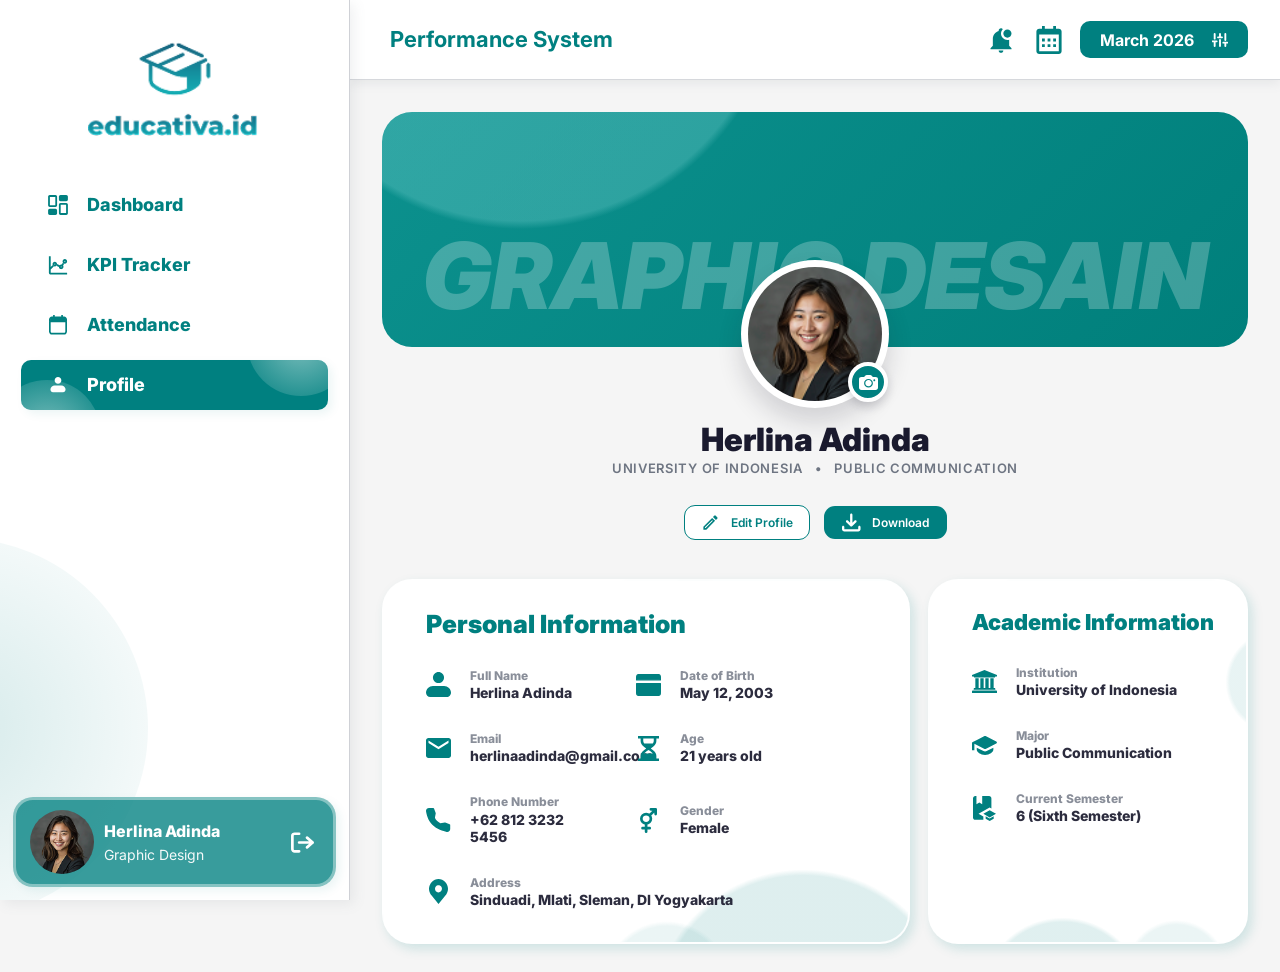
<file: pages/profile.html>
<!DOCTYPE html>
<html lang="en">
<head>
  <meta charset="UTF-8">
  <meta name="viewport" content="width=device-width, initial-scale=1.0">
  <title>Educativa.id - Profile</title>
  <link rel="icon" type="image/png" href="../assets/images/Logo-Educativa.png">
  <link rel="preconnect" href="https://fonts.googleapis.com">
  <link rel="preconnect" href="https://fonts.gstatic.com" crossorigin>
  <link href="https://fonts.googleapis.com/css2?family=Inter:wght@400;500;600;700;800;900&display=swap" rel="stylesheet">
  <link rel="stylesheet" href="https://cdnjs.cloudflare.com/ajax/libs/font-awesome/6.5.0/css/all.min.css">
  <link rel="stylesheet" href="../css/style.css">
  <link rel="stylesheet" href="../css/layout.css">
  <link rel="stylesheet" href="../css/components.css">
  <link rel="stylesheet" href="../css/responsive.css">
</head>
<body>
  <div class="app-shell">
    <div data-sidebar></div>
    <div data-bottom-nav></div>

    <main class="main-content">
      <header class="top-header">
        <a class="mobile-header-brand" href="dashboard.html" aria-label="educativa.id dashboard">
          <img class="mobile-brand-icon" src="../assets/images/Logo-Educativa.png" alt="">
          <img class="mobile-brand-word" src="../assets/images/Writing-Logo-Educativa.png" alt="educativa.id">
        </a>
        <h1 class="page-title">Performance System</h1>
        <div class="header-actions">
          <button class="icon-btn" type="button" aria-label="Notifications"><img src="../assets/icons/icon-notification.svg" alt=""></button>
          <button class="icon-btn" type="button" aria-label="Calendar"><img src="../assets/icons/icons-calendar.svg" alt=""></button>
          <button class="period-filter" type="button" data-period-trigger aria-haspopup="dialog" aria-expanded="false"><span>March 2026</span><img src="../assets/icons/icon-dropdown-calendar.svg" alt=""></button>
        </div>
      </header>

      <div class="page-wrapper profile-page">
        <section class="profile-cover" aria-label="Profile banner">
          <span aria-hidden="true">GRAPHIC DESAIN</span>
        </section>

        <section class="profile-identity" aria-labelledby="profile-name">
          <div class="profile-avatar-wrap">
            <img class="profile-avatar" src="../assets/images/woman-profile.png" alt="Herlina Adinda">
            <button class="profile-photo-btn" type="button" aria-label="Change profile photo">
              <img src="../assets/icons/profile-page/icon-foto.svg" alt="">
            </button>
          </div>
          <h2 id="profile-name">Herlina Adinda</h2>
          <p>University of Indonesia <span aria-hidden="true">•</span> Public Communication</p>
          <div class="profile-actions" aria-label="Profile actions">
            <button class="profile-action-btn profile-action-btn--outline" type="button">
              <img src="../assets/icons/profile-page/icon-edit-profile.svg" alt="">
              <span>Edit Profile</span>
            </button>
            <button class="profile-action-btn profile-action-btn--solid" type="button">
              <img src="../assets/icons/profile-page/icon-download.svg" alt="">
              <span>Download</span>
            </button>
          </div>
        </section>

        <div class="profile-info-grid">
          <section class="card profile-info-card profile-info-card--personal" aria-labelledby="personal-info-title">
            <h3 id="personal-info-title">Personal Information</h3>
            <div class="profile-detail-list profile-detail-list--personal">
              <article class="profile-detail-item">
                <img src="../assets/icons/profile-page/icon-name.svg" alt="">
                <div>
                  <span>Full Name</span>
                  <strong>Herlina Adinda</strong>
                </div>
              </article>
              <article class="profile-detail-item">
                <img src="../assets/icons/profile-page/icon-birth.svg" alt="">
                <div>
                  <span>Date of Birth</span>
                  <strong>May 12, 2003</strong>
                </div>
              </article>
              <article class="profile-detail-item">
                <img src="../assets/icons/profile-page/icon-email.svg" alt="">
                <div>
                  <span>Email</span>
                  <strong>herlinaadinda@gmail.com</strong>
                </div>
              </article>
              <article class="profile-detail-item">
                <img src="../assets/icons/profile-page/icon-age.svg" alt="">
                <div>
                  <span>Age</span>
                  <strong>21 years old</strong>
                </div>
              </article>
              <article class="profile-detail-item">
                <img src="../assets/icons/profile-page/icon-phone-number.svg" alt="">
                <div>
                  <span>Phone Number</span>
                  <strong>+62 812 3232 5456</strong>
                </div>
              </article>
              <article class="profile-detail-item">
                <img src="../assets/icons/profile-page/icon-gender.svg" alt="">
                <div>
                  <span>Gender</span>
                  <strong>Female</strong>
                </div>
              </article>
              <article class="profile-detail-item profile-detail-item--wide">
                <img src="../assets/icons/profile-page/icon-address.svg" alt="">
                <div>
                  <span>Address</span>
                  <strong>Sinduadi, Mlati, Sleman, DI Yogyakarta</strong>
                </div>
              </article>
            </div>
          </section>

          <section class="card profile-info-card profile-info-card--academic" aria-labelledby="academic-info-title">
            <h3 id="academic-info-title">Academic Information</h3>
            <div class="profile-detail-list">
              <article class="profile-detail-item">
                <img src="../assets/icons/profile-page/icon-institution.svg" alt="">
                <div>
                  <span>Institution</span>
                  <strong>University of Indonesia</strong>
                </div>
              </article>
              <article class="profile-detail-item">
                <img src="../assets/icons/profile-page/icon-major.svg" alt="">
                <div>
                  <span>Major</span>
                  <strong>Public Communication</strong>
                </div>
              </article>
              <article class="profile-detail-item">
                <img src="../assets/icons/profile-page/icon-semester.svg" alt="">
                <div>
                  <span>Current Semester</span>
                  <strong>6 (Sixth Semester)</strong>
                </div>
              </article>
            </div>
          </section>
        </div>
      </div>
    </main>
  </div>

  <script src="../js/navigation.js"></script>
</body>
</html>
</file>
<file: css/style.css>
/* Global style tokens, reset, and base typography for educativa.id IPEIS. */
:root {
  --primary: #008080;
  --primary-hover: #006666;
  --mint: #e6f4f1;
  --teal-soft: #40b5b5;
  --background: #f5f5f5;
  --white: #ffffff;
  --text: #1a1a2e;
  --muted: #6b7280;
  --line: rgba(0, 128, 128, 0.26);
  --shadow-sm: 4px 4px 10px rgba(0, 128, 128, 0.08);
  --shadow-md: 6px 8px 20px rgba(0, 128, 128, 0.13);
  --sidebar-width: 350px;
  --sidebar-tablet: 88px;
  --bottom-nav-height: 72px;
  --radius: 16px;
  --transition: 180ms ease;
}

* {
  box-sizing: border-box;
}

html {
  min-height: 100%;
  font-family: "Inter", Arial, sans-serif;
  background: var(--background);
}

body {
  min-height: 100%;
  margin: 0;
  color: var(--text);
  background: var(--background);
  scrollbar-width: none;
}

body::-webkit-scrollbar {
  width: 0;
  height: 0;
}

button,
input,
select,
textarea {
  font: inherit;
}

button {
  border: 0;
  cursor: pointer;
}

a {
  color: inherit;
  text-decoration: none;
}

img {
  display: block;
  max-width: 100%;
}

.sr-only {
  position: absolute;
  width: 1px;
  height: 1px;
  padding: 0;
  margin: -1px;
  overflow: hidden;
  clip: rect(0, 0, 0, 0);
  white-space: nowrap;
  border: 0;
}

.hidden {
  display: none !important;
}
</file>
<file: css/layout.css>
.app-shell {
  display: flex;
  min-height: 100vh;
}

.sidebar {
  position: fixed;
  inset: 0 auto 0 0;
  z-index: 20;
  width: var(--sidebar-width);
  background: var(--white);
  border-right: 1px solid rgba(107, 114, 128, 0.32);
  box-shadow: 4px 4px 12px rgba(107, 114, 128, 0.1);
  display: flex;
  flex-direction: column;
  overflow: hidden;
}

.sidebar::after {
  content: "";
  position: absolute;
  left: -232px;
  bottom: -18px;
  width: 380px;
  height: 380px;
  border-radius: 999px;
  background: radial-gradient(circle, rgba(0, 128, 128, 0.16), rgba(0, 128, 128, 0));
  pointer-events: none;
}

.sidebar-logo {
  position: relative;
  z-index: 1;
  display: grid;
  justify-items: center;
  gap: 0;
  padding: 30px 20px 32px;
}

.sidebar-logo-icon {
  width: 82px;
}

.sidebar-logo-word {
  width: 174px;
  margin-top: -5px;
}

.sidebar-nav {
  position: relative;
  z-index: 1;
  display: grid;
  gap: 10px;
  padding: 0 21px;
}

.nav-item {
  position: relative;
  display: flex;
  align-items: center;
  gap: 16px;
  min-height: 48px;
  padding: 12px 24px;
  border-radius: 10px;
  color: var(--primary);
  font-size: 18px;
  font-weight: 800;
  overflow: hidden;
  transition: background-color var(--transition), color var(--transition), box-shadow var(--transition);
}

.nav-item:hover {
  background: var(--mint);
}

.nav-item.active {
  color: var(--white);
  background: var(--primary);
  box-shadow: var(--shadow-sm);
}

.nav-item.active::before,
.nav-item.active::after {
  content: "";
  position: absolute;
  width: 108px;
  height: 108px;
  border-radius: 999px;
  background: radial-gradient(circle, rgba(230, 244, 241, 0.85), rgba(230, 244, 241, 0));
  opacity: 0.64;
}

.nav-item.active::before {
  right: -27px;
  top: -72px;
}

.nav-item.active::after {
  left: -28px;
  bottom: -78px;
}

.nav-item img,
.nav-item i {
  position: relative;
  z-index: 1;
  width: 26px;
  min-width: 26px;
  height: 26px;
  font-size: 22px;
  text-align: center;
  object-fit: contain;
}

.nav-item img {
  transform: scale(1.55);
}

.nav-item.active img {
  filter: brightness(0) invert(1);
}

.nav-item span {
  position: relative;
  z-index: 1;
}

.sidebar-user {
  position: relative;
  z-index: 1;
  margin-top: auto;
  padding: 0 13px 13px;
}

.user-card {
  display: flex;
  align-items: center;
  gap: 10px;
  min-height: 88px;
  padding: 10px 14px;
  color: var(--white);
  background: rgba(0, 128, 128, 0.78);
  border: 3px solid rgba(230, 244, 241, 0.45);
  border-radius: 20px;
  box-shadow: var(--shadow-sm);
}

.user-card img {
  flex: 0 0 auto;
}

.user-avatar {
  width: 64px;
  height: 64px;
  border-radius: 999px;
  background: var(--white);
  object-fit: cover;
}

.user-meta {
  min-width: 0;
  flex: 1;
}

.user-name {
  font-size: 16px;
  font-weight: 800;
  line-height: 1.25;
  white-space: nowrap;
}

.user-role {
  margin-top: 6px;
  font-size: 14px;
  line-height: 1.2;
  opacity: 0.95;
}

.logout-btn {
  display: grid;
  place-items: center;
  width: 34px;
  height: 34px;
  padding: 0;
  background: transparent;
}

.logout-btn img {
  width: 27px;
  height: 27px;
}

.main-content {
  width: calc(100% - var(--sidebar-width));
  min-height: 100vh;
  margin-left: var(--sidebar-width);
}

.top-header {
  position: sticky;
  top: 0;
  z-index: 10;
  min-height: 80px;
  display: flex;
  align-items: center;
  justify-content: space-between;
  gap: 24px;
  padding: 20px 32px 20px 40px;
  background: var(--white);
  border-bottom: 1px solid rgba(107, 114, 128, 0.28);
  box-shadow: 0 4px 10px rgba(107, 114, 128, 0.1);
}

.page-title {
  margin: 0;
  color: var(--primary);
  font-size: 22px;
  line-height: 1.1;
  font-weight: 700;
}

.mobile-header-brand {
  display: none;
}

.header-actions {
  position: relative;
  display: flex;
  align-items: center;
  gap: 14px;
}

.icon-btn {
  display: grid;
  place-items: center;
  width: 34px;
  height: 38px;
  padding: 0;
  color: var(--primary);
  background: transparent;
  border-radius: 10px;
  transition: background-color var(--transition), transform var(--transition);
}

.icon-btn:hover {
  background: var(--mint);
  transform: translateY(-1px);
}

.icon-btn img {
  width: 28px;
  height: 28px;
}

.period-filter {
  display: inline-flex;
  align-items: center;
  gap: 18px;
  min-height: 37px;
  padding: 7px 20px;
  color: var(--white);
  background: var(--primary);
  border-radius: 10px;
  font-size: 16px;
  font-weight: 700;
  box-shadow: none;
  transition: background-color var(--transition), transform var(--transition);
}

.period-filter:hover,
.period-filter[aria-expanded="true"] {
  background: var(--primary-hover);
  transform: translateY(-1px);
}

.period-filter img {
  width: 16px;
  height: 16px;
}

.period-picker {
  position: absolute;
  top: calc(100% + 22px);
  right: 0;
  z-index: 80;
  width: 220px;
  padding: 14px 9px 10px;
  background:
    radial-gradient(circle at 86% 0%, rgba(230, 244, 241, 0.58), rgba(230, 244, 241, 0.58) 0 19%, transparent 20%),
    radial-gradient(circle at 0% 20%, rgba(230, 244, 241, 0.48), rgba(230, 244, 241, 0.48) 0 17%, transparent 18%),
    radial-gradient(circle at 30% 106%, rgba(230, 244, 241, 0.54), rgba(230, 244, 241, 0.54) 0 19%, transparent 20%),
    linear-gradient(145deg, rgba(133, 205, 202, 0.94), rgba(167, 219, 216, 0.96));
  border: 2px solid var(--primary);
  border-radius: 9px;
  box-shadow: 0 14px 26px rgba(0, 128, 128, 0.18);
}

.period-picker-head {
  display: grid;
  grid-template-columns: 36px 1fr 36px;
  align-items: center;
  margin-bottom: 16px;
}

.period-year {
  color: var(--text);
  text-align: center;
  font-size: 16px;
  font-weight: 800;
}

.period-nav {
  display: grid;
  place-items: center;
  width: 32px;
  height: 32px;
  color: var(--text);
  background: transparent;
  border-radius: 999px;
  font-size: 15px;
  transition: background-color var(--transition), opacity var(--transition);
}

.period-nav:hover:not(:disabled) {
  background: rgba(255, 255, 255, 0.38);
}

.period-nav:disabled {
  visibility: hidden;
  pointer-events: none;
}

.period-month-list {
  max-height: 222px;
  overflow-y: auto;
  scrollbar-width: thin;
  scrollbar-color: var(--primary) rgba(230, 244, 241, 0.8);
  background: rgba(255, 255, 255, 0.93);
  border: 2px solid var(--primary);
  border-radius: 9px;
}

.period-month-list::-webkit-scrollbar {
  width: 6px;
}

.period-month-list::-webkit-scrollbar-track {
  background: rgba(230, 244, 241, 0.8);
}

.period-month-list::-webkit-scrollbar-thumb {
  background: var(--primary);
  border-radius: 999px;
}

.period-month {
  width: 100%;
  min-height: 37px;
  display: flex;
  align-items: center;
  justify-content: space-between;
  gap: 12px;
  padding: 8px 14px 8px 18px;
  color: var(--text);
  background: transparent;
  border-bottom: 1px solid rgba(0, 128, 128, 0.32);
  text-align: left;
  font-size: 14px;
  font-weight: 700;
}

.period-month:last-child {
  border-bottom: 0;
}

.period-month:hover,
.period-month.is-selected {
  background: rgba(230, 244, 241, 0.76);
}

.period-month i {
  opacity: 0;
  color: var(--text);
  font-size: 14px;
}

.period-month.is-selected i {
  opacity: 1;
}

.period-set {
  min-width: 84px;
  min-height: 26px;
  display: flex;
  align-items: center;
  justify-content: center;
  margin: 11px 13px 0 auto;
  padding: 5px 16px;
  color: var(--primary);
  background: rgba(255, 255, 255, 0.88);
  border: 1px solid var(--primary);
  border-radius: 999px;
  font-size: 12px;
  font-weight: 600;
  transition: background-color var(--transition), color var(--transition);
}

.period-set:hover {
  color: var(--white);
  background: var(--primary);
}

.page-wrapper {
  padding: 32px;
}

.bottom-nav {
  display: none;
  position: fixed;
  z-index: 50;
  left: 0;
  right: 0;
  bottom: 0;
  height: var(--bottom-nav-height);
  align-items: center;
  justify-content: space-around;
  padding: 8px 8px 10px;
  background: var(--white);
  border-top: 1px solid rgba(107, 114, 128, 0.18);
  box-shadow: 0 -8px 24px rgba(26, 26, 46, 0.08);
}

.bottom-nav a {
  display: grid;
  justify-items: center;
  gap: 4px;
  min-width: 68px;
  color: var(--muted);
  font-size: 11px;
  font-weight: 700;
}

.bottom-nav i {
  font-size: 19px;
}

.bottom-nav a.active {
  color: var(--primary);
}
</file>
<file: css/components.css>
.card {
  position: relative;
  overflow: hidden;
  background: var(--white);
  border: 1px solid var(--line);
  border-radius: var(--radius);
  box-shadow: var(--shadow-sm);
  transition: box-shadow var(--transition), transform var(--transition);
}

.card:hover {
  box-shadow: var(--shadow-md);
}

.btn {
  display: inline-flex;
  align-items: center;
  justify-content: center;
  gap: 8px;
  min-height: 40px;
  padding: 10px 18px;
  border-radius: 10px;
  font-weight: 800;
  transition: background-color var(--transition), color var(--transition), border-color var(--transition), transform var(--transition);
}

.btn-primary {
  color: var(--white);
  background: var(--primary);
}

.btn-primary:hover {
  background: var(--primary-hover);
}

.btn-outline {
  color: var(--primary);
  background: transparent;
  border: 1px solid var(--primary);
}

.btn-outline:hover {
  color: var(--white);
  background: var(--primary);
}

.badge {
  display: inline-flex;
  align-items: center;
  justify-content: center;
  min-height: 26px;
  padding: 4px 16px;
  border-radius: 999px;
  font-size: 12px;
  font-weight: 800;
}

.badge-primary {
  color: var(--white);
  background: var(--primary);
}

.stat-card--kpi .badge-primary {
  min-width: 94px;
}

.stat-card--countdown .badge-primary {
  position: absolute;
  top: 26px;
  right: -1px;
  min-width: 113px;
  border-radius: 999px 0 0 999px;
}

.section-title {
  margin: 0 0 18px;
  color: var(--primary);
  font-size: 22px;
  font-weight: 800;
}

.chart-box {
  height: 324px;
  min-height: 0;
}

.chart-box canvas {
  width: 100% !important;
  height: 100% !important;
}

.skeleton-grid {
  display: grid;
  gap: 20px;
}

.skeleton-line,
.skeleton-card {
  border-radius: var(--radius);
  background: linear-gradient(110deg, #ebeeee 8%, #f8fbfa 18%, #ebeeee 33%);
  background-size: 200% 100%;
  animation: shine 1.1s linear infinite;
}

.skeleton-line {
  height: 24px;
}

.skeleton-card {
  height: 150px;
}

@keyframes shine {
  to {
    background-position-x: -200%;
  }
}

.greeting-banner {
  height: 292px;
  min-height: 292px;
  display: grid;
  grid-template-columns: minmax(500px, 1fr) minmax(390px, 460px);
  align-items: center;
  gap: 24px;
  padding: 38px 46px;
  background:
    radial-gradient(circle at 8% 0%, rgba(0, 128, 128, 0.13), rgba(0, 128, 128, 0) 25%),
    radial-gradient(circle at 62% 54%, rgba(0, 128, 128, 0.09), rgba(0, 128, 128, 0) 27%),
    linear-gradient(90deg, rgba(255, 255, 255, 1), rgba(246, 252, 251, 1));
  border: 5px solid var(--white);
  border-radius: 32px;
  box-shadow: none;
}

.greeting-banner h2 {
  margin: 0 0 4px;
  color: var(--primary);
  font-size: 38px;
  line-height: 1.06;
  font-weight: 800;
  white-space: nowrap;
}

.greeting-banner p {
  margin: 0;
  color: var(--primary);
  font-size: 27px;
  line-height: 1.2;
  font-weight: 800;
}

.greeting-asset {
  justify-self: end;
  width: min(100%, 486px);
  margin-right: 4px;
}

.stats-grid {
  display: grid;
  grid-template-columns: repeat(3, minmax(0, 1fr));
  gap: 20px;
  margin-top: 32px;
}

.stat-card {
  height: 166px;
  padding: 27px 31px;
  background:
    radial-gradient(circle at 95% 0%, rgba(0, 128, 128, 0.12), rgba(0, 128, 128, 0) 38%),
    linear-gradient(279deg, rgba(230, 244, 241, 0.78) 22%, rgba(255, 255, 255, 1) 100%);
  border-radius: 16px;
}

.stat-head {
  display: flex;
  justify-content: space-between;
  align-items: flex-start;
  gap: 12px;
}

.stat-title {
  color: var(--primary);
  font-size: 22px;
  font-weight: 800;
}

.stat-value-row {
  display: flex;
  align-items: flex-end;
  gap: 8px;
  margin-top: 36px;
}

.stat-value {
  color: var(--primary);
  font-size: 48px;
  line-height: 0.85;
  font-weight: 800;
}

.stat-unit {
  color: var(--text);
  font-size: 16px;
  font-weight: 600;
}

.stat-foot {
  display: flex;
  align-items: center;
  justify-content: space-between;
  gap: 10px;
  margin-top: 0;
  position: absolute;
  right: 28px;
  bottom: 28px;
}

.read-link {
  display: inline-flex;
  align-items: center;
  gap: 5px;
  color: var(--muted);
  font-size: 10px;
  font-weight: 500;
  text-decoration: underline;
}

.date-pill {
  display: inline-flex;
  align-items: center;
  gap: 8px;
  min-width: 136px;
  justify-content: center;
  padding: 4px 14px;
  color: var(--text);
  border: 1px solid var(--primary);
  border-radius: 999px;
  font-size: 12px;
  font-weight: 700;
}

.date-pill i {
  color: var(--primary);
  font-size: 16px;
}

.stat-card--attendance .stat-value-row {
  margin-top: 34px;
}

.stat-card--countdown .stat-value-row {
  align-items: center;
  margin-top: 37px;
}

.stat-card--countdown .date-pill {
  min-width: 137px;
}

.countdown-copy {
  display: grid;
  gap: 0;
  padding-bottom: 1px;
}

.countdown-copy strong {
  font-size: 14px;
  font-weight: 700;
}

.countdown-copy span {
  color: var(--text);
  font-size: 8px;
  font-weight: 600;
}

.dashboard-charts {
  display: grid;
  grid-template-columns: minmax(0, 2fr) minmax(300px, 1fr);
  gap: 20px;
  margin-top: 33px;
}

.panel {
  height: 474px;
  padding: 24px 32px 30px;
  background:
    radial-gradient(circle at 88% 2%, rgba(0, 128, 128, 0.08), rgba(0, 128, 128, 0) 30%),
    var(--white);
}

.trend-panel .chart-box {
  height: 374px;
}

.breakdown-list {
  display: grid;
  gap: 12px;
  margin-top: 16px;
}

.evaluation-chart-box {
  height: 226px;
}

.metric-row {
  display: grid;
  gap: 7px;
}

.metric-label {
  display: flex;
  justify-content: space-between;
  gap: 12px;
  font-size: 12px;
  font-weight: 800;
}

.progress-track {
  position: relative;
  height: 10px;
  overflow: visible;
  background: var(--mint);
  border-radius: 999px;
}

.progress-fill {
  height: 100%;
  width: var(--value, 0%);
  background: var(--primary);
  border-radius: inherit;
}

.progress-track[data-tooltip]::after {
  content: attr(data-tooltip);
  position: absolute;
  left: min(var(--value, 0%), calc(100% - 76px));
  bottom: calc(100% + 8px);
  z-index: 5;
  transform: translateX(-20%);
  padding: 6px 8px;
  color: var(--white);
  background: var(--text);
  border-radius: 8px;
  font-size: 11px;
  font-weight: 700;
  white-space: nowrap;
  opacity: 0;
  pointer-events: none;
  transition: opacity var(--transition), transform var(--transition);
}

.progress-track:hover::after {
  opacity: 1;
  transform: translateX(-20%) translateY(-2px);
}

.mentor-note {
  min-height: 166px;
  margin-top: 33px;
  padding: 25px 32px 26px;
  background: var(--white);
}

.mentor-note::before {
  content: "";
  position: absolute;
  inset: auto auto -100px -60px;
  width: 270px;
  height: 180px;
  border-radius: 999px;
  background: radial-gradient(circle, rgba(0, 128, 128, 0.14), rgba(0, 128, 128, 0));
}

.mentor-note-title {
  margin: 0 0 17px;
  color: var(--primary);
  font-size: 24px;
  font-weight: 800;
}

.mentor-note-body {
  position: relative;
  z-index: 1;
  display: grid;
  grid-template-columns: 72px 1fr;
  align-items: center;
  gap: 24px;
}

.mentor-note-body img {
  width: 70px;
  height: 70px;
  border-radius: 999px;
  object-fit: cover;
  background: var(--mint);
}

.mentor-note blockquote {
  margin: 4px 0 0;
  color: var(--text);
  font-size: 15px;
  line-height: 1.42;
}

.mentor-name {
  font-weight: 800;
}

.mentor-more {
  position: absolute;
  z-index: 2;
  top: 37px;
  right: 32px;
  color: var(--primary);
  font-size: 16px;
  font-weight: 800;
}

.kpi-hero {
  min-height: 348px;
  display: grid;
  grid-template-columns: minmax(0, 1fr) 286px;
  gap: 36px;
  align-items: center;
  padding: 50px 56px 40px;
  color: var(--white);
  background:
    radial-gradient(circle at 8% -34%, rgba(112, 206, 206, 0.45), rgba(112, 206, 206, 0.45) 0 23%, transparent 24%),
    radial-gradient(circle at 58% 112%, rgba(112, 206, 206, 0.34), rgba(112, 206, 206, 0.34) 0 17%, transparent 18%),
    radial-gradient(circle at 96% 102%, rgba(112, 206, 206, 0.36), rgba(112, 206, 206, 0.36) 0 30%, transparent 31%),
    linear-gradient(135deg, #078f8d, #007d78);
  border: 4px solid rgba(105, 199, 196, 0.7);
  border-radius: 32px;
  box-shadow: none;
}

.kpi-hero-copy {
  position: relative;
  z-index: 1;
}

.kpi-hero h2 {
  max-width: none;
  margin: 28px 0 20px;
  font-size: 36px;
  line-height: 1.08;
  font-weight: 800;
  white-space: nowrap;
}

.kpi-hero p {
  max-width: 560px;
  margin: 0 0 36px;
  font-size: 17px;
  line-height: 1.45;
  opacity: 0.98;
}

.hero-badge {
  display: inline-flex;
  align-items: center;
  justify-content: center;
  min-width: 265px;
  min-height: 33px;
  padding: 8px 24px;
  color: #63707a;
  background: rgba(255, 255, 255, 0.9);
  border-radius: 999px;
  font-size: 12px;
  font-weight: 900;
}

.hero-actions {
  display: flex;
  flex-wrap: wrap;
  gap: 14px;
}

.kpi-download-btn {
  min-width: 142px;
  min-height: 34px;
  padding: 8px 18px;
  color: var(--white);
  background: transparent;
  border: 1px solid var(--white);
  border-radius: 10px;
  font-size: 12px;
  font-weight: 800;
}

.kpi-download-btn:hover {
  color: var(--primary);
  background: var(--white);
}

.kpi-rating-badge {
  min-width: 150px;
  min-height: 34px;
  padding: 8px 18px;
  color: var(--primary);
  background: var(--white);
  border-radius: 999px;
  font-size: 12px;
  font-weight: 900;
}

.kpi-rating-badge i {
  font-size: 16px;
}

.kpi-score-wrap {
  position: relative;
  z-index: 1;
  display: grid;
  justify-items: center;
  align-content: center;
  gap: 26px;
  padding-top: 2px;
}

.score-ring,
.mini-ring {
  position: relative;
}

.score-ring canvas,
.mini-ring canvas {
  position: relative;
  z-index: 2;
}

.score-ring {
  width: 222px;
  height: 222px;
}

.ring-guide {
  position: absolute;
  inset: -2px;
  color: rgba(26, 26, 46, 0.42);
  pointer-events: none;
}

.ring-guide--hero {
  inset: -10px;
  color: rgba(255, 255, 255, 0.78);
}

.mini-ring .ring-guide {
  inset: -7px;
  color: rgba(26, 26, 46, 0.46);
}

.ring-guide::before {
  content: "";
  position: absolute;
  inset: 0;
  z-index: 1;
  border: 2px solid rgba(26, 26, 46, 0.14);
  border-radius: 999px;
}

.ring-guide--hero::before {
  border-color: rgba(255, 255, 255, 0.22);
}

.ring-label {
  position: absolute;
  z-index: 3;
  left: var(--x);
  top: var(--y);
  transform: translate(-50%, -50%) rotate(var(--label-angle, 0deg));
  font-size: 6px;
  font-weight: 800;
  line-height: 1;
}

.ring-guide--hero .ring-label {
  font-size: 10px;
}

.mini-ring .ring-label {
  font-size: 7px;
  font-weight: 700;
}

.ring-spoke {
  position: absolute;
  z-index: 1;
  left: calc(50% - 1px);
  bottom: 50%;
  width: 1px;
  height: 50%;
  transform: rotate(var(--angle));
  transform-origin: 50% 100%;
  background: repeating-linear-gradient(
    to bottom,
    rgba(26, 26, 46, 0.2) 0 4px,
    transparent 4px 9px
  );
  opacity: 0.5;
}

.mini-ring .ring-spoke {
  height: 50%;
  background: repeating-linear-gradient(
    to bottom,
    rgba(26, 26, 46, 0.18) 0 4px,
    transparent 4px 9px
  );
  opacity: 0.52;
}

.ring-guide--hero .ring-spoke {
  height: 50%;
  background: repeating-linear-gradient(
    to bottom,
    rgba(255, 255, 255, 0.34) 0 5px,
    transparent 5px 11px
  );
  opacity: 0.74;
}

.ring-center {
  position: absolute;
  z-index: 4;
  inset: 0;
  display: grid;
  place-items: center;
  color: var(--white);
  font-size: 34px;
  font-weight: 900;
}

.kpi-caption {
  color: var(--white);
  text-align: center;
  font-size: 12px;
  font-weight: 800;
  margin-top: 2px;
}

.kpi-section-title {
  margin-top: 34px;
  margin-bottom: 14px;
  font-size: 22px;
}

.indicator-grid {
  display: grid;
  grid-template-columns: repeat(4, minmax(0, 1fr));
  gap: 24px;
}

.indicator-card {
  min-height: 250px;
  padding: 24px 20px 22px;
  background:
    radial-gradient(circle at 100% 0%, rgba(0, 128, 128, 0.13), rgba(0, 128, 128, 0) 36%),
    radial-gradient(circle at 18% 100%, rgba(230, 244, 241, 0.9), rgba(230, 244, 241, 0) 42%),
    linear-gradient(290deg, rgba(230, 244, 241, 0.82) 0%, rgba(255, 255, 255, 0.98) 58%, rgba(249, 253, 252, 1) 100%);
  border-color: rgba(0, 128, 128, 0.16);
  border-radius: 18px;
}

.indicator-card::after {
  content: "";
  position: absolute;
  right: -46px;
  bottom: -42px;
  width: 150px;
  height: 110px;
  background:
    radial-gradient(circle, rgba(0, 128, 128, 0.18) 0 1px, transparent 1.5px);
  background-size: 18px 18px;
  opacity: 0.45;
  transform: rotate(-15deg);
}

.indicator-top {
  position: relative;
  z-index: 1;
  display: grid;
  grid-template-columns: 40px 1fr;
  align-items: center;
  gap: 14px;
  margin-bottom: 26px;
}

.indicator-icon {
  display: grid;
  place-items: center;
  width: 40px;
  height: 40px;
  background: var(--mint);
  border-radius: 6px;
}

.indicator-icon img {
  width: 26px;
  height: 26px;
}

.indicator-title {
  color: var(--primary);
  font-size: 16px;
  font-weight: 900;
  line-height: 1.08;
}

.indicator-body {
  position: relative;
  z-index: 1;
  display: grid;
  grid-template-columns: minmax(72px, 1fr) 116px;
  align-items: end;
  gap: 8px;
}

.indicator-meta {
  display: grid;
  gap: 20px;
  color: rgba(26, 26, 46, 0.45);
  font-size: 12px;
  font-weight: 700;
}

.indicator-meta strong {
  display: block;
  margin-top: 2px;
  color: var(--text);
  font-size: 15px;
  line-height: 1.05;
  font-weight: 900;
}

.mini-ring {
  width: 116px;
  height: 116px;
}

.mini-ring > span {
  position: absolute;
  z-index: 4;
  inset: 0;
  display: grid;
  place-items: center;
  color: var(--primary);
  font-size: 18px;
  font-weight: 900;
}

.sparkline {
  position: absolute;
  right: 18px;
  bottom: 12px;
  width: 96px;
  height: 38px;
  opacity: 0;
  pointer-events: none;
}

.history-card {
  margin-top: 34px;
  padding: 30px 34px 26px;
  background:
    radial-gradient(circle at 4% 0%, rgba(0, 128, 128, 0.08), rgba(0, 128, 128, 0) 26%),
    radial-gradient(circle at 94% 98%, rgba(0, 128, 128, 0.06), rgba(0, 128, 128, 0) 22%),
    var(--white);
  border-color: rgba(0, 128, 128, 0.2);
  border-radius: 18px;
  box-shadow: var(--shadow-sm);
}

.history-head {
  display: flex;
  align-items: flex-start;
  justify-content: space-between;
  gap: 20px;
  margin-bottom: 20px;
}

.history-card .chart-box {
  height: 338px;
}

.tab-strip {
  display: inline-flex;
  gap: 28px;
  border-bottom: 0;
}

.tab-strip button {
  padding: 0 0 8px;
  color: var(--text);
  background: transparent;
  border-bottom: 2px solid transparent;
  font-size: 16px;
  font-weight: 900;
}

.tab-strip button.active {
  color: var(--primary);
  border-bottom-color: var(--primary);
}

.attendance-page {
  padding: 32px 36px 38px;
}

.attendance-hero-section {
  min-height: 450px;
  padding: 44px 42px 100px;
  overflow: visible;
  background:
    radial-gradient(circle at 0% 0%, rgba(0, 128, 128, 0.1), rgba(0, 128, 128, 0) 22%),
    radial-gradient(circle at 100% 100%, rgba(0, 128, 128, 0.06), rgba(0, 128, 128, 0) 28%),
    var(--white);
  border: 5px solid var(--white);
  border-radius: 32px;
  box-shadow: 0 12px 28px rgba(0, 128, 128, 0.12);
}

.attendance-overview-grid {
  display: grid;
  grid-template-columns: minmax(0, 1.28fr) minmax(390px, 0.9fr);
  align-items: start;
  gap: 52px;
}

.attendance-overview-card h2 {
  margin: 0 0 34px 14px;
  color: var(--primary);
  font-size: 32px;
  line-height: 1;
  font-weight: 900;
}

.attendance-overview-body {
  display: grid;
  grid-template-columns: 264px minmax(190px, 1fr);
  align-items: center;
  gap: 50px;
}

.attendance-ring {
  position: relative;
  width: 236px;
  height: 236px;
  justify-self: end;
}

.attendance-ring canvas {
  position: relative;
  z-index: 2;
}

.attendance-ring-guide {
  position: absolute;
  inset: -5px;
  z-index: 1;
  color: rgba(26, 26, 46, 0.44);
  pointer-events: none;
}

.attendance-ring-guide::before {
  content: "";
  position: absolute;
  inset: 1px;
  border: 2px solid rgba(26, 26, 46, 0.16);
  border-radius: 999px;
}

.attendance-ring-label {
  position: absolute;
  left: var(--x);
  top: var(--y);
  transform: translate(-50%, -50%) rotate(var(--label-angle, 0deg));
  font-size: 8px;
  font-weight: 700;
  line-height: 1;
}

.attendance-ring-spoke {
  position: absolute;
  left: calc(50% - 1px);
  bottom: 50%;
  width: 1px;
  height: 50%;
  transform: rotate(var(--angle));
  transform-origin: 50% 100%;
  background: repeating-linear-gradient(
    to bottom,
    rgba(26, 26, 46, 0.2) 0 4px,
    transparent 4px 10px
  );
  opacity: 0.58;
}

.attendance-ring-center {
  position: absolute;
  z-index: 4;
  inset: 0;
  display: grid;
  place-content: center;
  justify-items: center;
  color: var(--primary);
  pointer-events: none;
}

.attendance-ring-center strong {
  font-size: 38px;
  line-height: 0.9;
  font-weight: 900;
}

.attendance-ring-center span {
  margin-top: 7px;
  color: rgba(107, 114, 128, 0.72);
  font-size: 12px;
  font-weight: 800;
}

.attendance-summary {
  padding-top: 10px;
}

.attendance-summary h3 {
  margin: 0 0 2px;
  color: rgba(107, 114, 128, 0.82);
  font-size: 20px;
  line-height: 1.15;
  font-weight: 800;
}

.attendance-total {
  margin-bottom: 30px;
  color: var(--primary);
  font-size: 34px;
  line-height: 1;
  font-weight: 900;
}

.attendance-legend {
  display: grid;
  gap: 19px;
  margin: 0;
}

.attendance-legend div {
  display: grid;
  grid-template-columns: minmax(110px, 1fr) 76px;
  align-items: center;
  gap: 22px;
}

.attendance-legend dt,
.attendance-legend dd {
  margin: 0;
  color: rgba(26, 26, 46, 0.72);
  font-size: 15px;
  font-weight: 500;
}

.attendance-legend dt {
  display: flex;
  align-items: center;
  gap: 10px;
}

.legend-dot {
  width: 12px;
  height: 12px;
  border-radius: 999px;
}

.legend-dot--present {
  background: var(--primary);
}

.legend-dot--permission {
  background: #f0e000;
}

.legend-dot--absent {
  background: #dc3029;
}

.attendance-trend-card {
  position: relative;
  min-height: 330px;
  padding: 24px 28px 14px;
  background:
    radial-gradient(circle at 100% 100%, rgba(0, 128, 128, 0.08), rgba(0, 128, 128, 0) 38%),
    linear-gradient(180deg, rgba(246, 252, 251, 0.96), rgba(255, 255, 255, 1));
  border: 1px solid rgba(0, 128, 128, 0.14);
  border-radius: 24px;
}

.attendance-trend-card::before {
  content: "";
  position: absolute;
  top: 18px;
  bottom: 18px;
  left: -28px;
  width: 2px;
  background: rgba(107, 114, 128, 0.1);
}

.attendance-trend-card h3 {
  margin: 0 0 12px;
  color: var(--primary);
  font-size: 17px;
  line-height: 1.2;
  font-weight: 900;
}

.attendance-chart-box {
  height: 258px;
}

.attendance-chart-box canvas {
  width: 100% !important;
  height: 100% !important;
}

.attendance-score-ribbon {
  position: absolute;
  left: 42px;
  right: 42px;
  bottom: -58px;
  min-height: 110px;
  display: grid;
  grid-template-columns: minmax(220px, 1fr) 48px minmax(160px, 0.72fr) 2px minmax(240px, 0.9fr);
  align-items: center;
  gap: 20px;
  padding: 18px 22px 18px 36px;
  background:
    radial-gradient(circle at 18% 116%, rgba(255, 255, 255, 0.72), rgba(255, 255, 255, 0.72) 0 17%, transparent 18%),
    radial-gradient(circle at 53% -23%, rgba(255, 255, 255, 0.72), rgba(255, 255, 255, 0.72) 0 18%, transparent 19%),
    radial-gradient(circle at 92% -22%, rgba(255, 255, 255, 0.72), rgba(255, 255, 255, 0.72) 0 20%, transparent 21%),
    linear-gradient(135deg, rgba(195, 232, 228, 0.95), rgba(219, 242, 240, 0.95));
  border: 2px solid rgba(255, 255, 255, 0.78);
  border-radius: 32px;
  box-shadow: 0 12px 22px rgba(0, 128, 128, 0.18);
}

.score-ribbon-item {
  display: flex;
  align-items: center;
  gap: 24px;
  min-width: 0;
}

.score-ribbon-icon {
  display: grid;
  place-items: center;
  width: 62px;
  height: 62px;
  background: #2a9c9c;
  border-radius: 12px;
  flex: 0 0 auto;
}

.score-ribbon-icon img {
  width: 37px;
  height: 37px;
  filter: brightness(0) invert(1);
}

.score-label {
  display: block;
  margin-bottom: 2px;
  color: rgba(26, 26, 46, 0.78);
  font-size: 14px;
  font-weight: 900;
}

.score-ribbon-item strong,
.average-score strong {
  color: var(--primary);
  font-size: 32px;
  line-height: 1;
  font-weight: 900;
}

.score-ribbon-item small,
.average-score small {
  color: rgba(107, 114, 128, 0.62);
  font-size: 15px;
  font-weight: 900;
}

.score-ribbon-arrow {
  display: grid;
  place-items: center;
  color: var(--primary);
  font-size: 34px;
}

.score-ribbon-divider {
  width: 2px;
  height: 62px;
  background: rgba(0, 128, 128, 0.16);
}

.score-improvement-pill {
  display: grid;
  grid-template-columns: 36px minmax(0, 1fr);
  align-items: center;
  gap: 18px;
  min-height: 72px;
  padding: 12px 22px;
  background: rgba(255, 255, 255, 0.93);
  border-radius: 22px;
}

.score-improvement-pill img {
  width: 34px;
  height: 34px;
}

.score-improvement-pill strong {
  display: block;
  color: var(--primary);
  font-size: 17px;
  line-height: 1.2;
  font-weight: 900;
}

.score-improvement-pill span {
  color: var(--teal-soft);
  font-size: 13px;
  font-weight: 700;
}

.attendance-content-grid {
  display: grid;
  grid-template-columns: minmax(0, 1.83fr) minmax(330px, 0.97fr);
  gap: 22px;
  margin-top: 100px;
}

.skill-evaluation-card {
  min-height: 388px;
  padding: 36px 42px 36px;
  background:
    radial-gradient(circle at 0% 100%, rgba(0, 128, 128, 0.06), rgba(0, 128, 128, 0) 26%),
    var(--white);
  border-radius: 20px;
}

.skill-evaluation-head {
  display: flex;
  justify-content: space-between;
  gap: 24px;
  margin-bottom: 38px;
}

.skill-evaluation-head span,
.average-score span {
  display: block;
  color: var(--primary);
  font-size: 14px;
  font-weight: 900;
}

.skill-evaluation-head h2 {
  margin: 4px 0 0;
  color: rgba(26, 26, 46, 0.72);
  font-size: 30px;
  line-height: 1;
  font-weight: 900;
}

.average-score {
  min-width: 126px;
  text-align: left;
}

.average-score span {
  margin-bottom: 8px;
  color: rgba(107, 114, 128, 0.82);
}

.skill-list {
  display: grid;
  gap: 34px;
}

.skill-row {
  display: grid;
  grid-template-columns: 64px 190px minmax(260px, 1fr);
  align-items: center;
  gap: 24px;
}

.skill-icon {
  display: grid;
  place-items: center;
  width: 64px;
  height: 60px;
  background: var(--mint);
  border-radius: 8px;
}

.skill-icon img {
  width: 37px;
  height: 37px;
}

.skill-copy h3 {
  margin: 0 0 6px;
  color: var(--text);
  font-size: 15px;
  line-height: 1.1;
  font-weight: 900;
}

.skill-copy p {
  max-width: 168px;
  margin: 0;
  color: rgba(107, 114, 128, 0.82);
  font-size: 11px;
  line-height: 1.16;
  font-weight: 800;
}

.skill-progress {
  display: grid;
  align-items: center;
  gap: 8px;
}

.skill-progress > span {
  justify-self: end;
  color: var(--primary);
  font-size: 12px;
  font-weight: 900;
}

.skill-progress .progress-track {
  height: 12px;
  background: rgba(230, 244, 241, 0.96);
}

.attendance-side-panel {
  display: grid;
  gap: 22px;
}

.mentor-evaluation-card {
  min-height: 292px;
  padding: 32px 34px 28px;
  border-radius: 20px;
}

.mentor-evaluation-card h2 {
  margin: 0 0 22px;
  color: var(--primary);
  font-size: 20px;
  line-height: 1.1;
  font-weight: 900;
}

.quote-mark {
  position: absolute;
  top: 26px;
  right: 26px;
  width: 64px;
  height: auto;
  opacity: 1;
  z-index: 0;
}

.mentor-evaluation-card > *:not(.quote-mark) {
  position: relative;
  z-index: 1;
}

.mentor-profile {
  display: grid;
  grid-template-columns: 70px minmax(0, 1fr);
  align-items: center;
  gap: 22px;
  margin-bottom: 28px;
}

.mentor-profile img {
  width: 70px;
  height: 70px;
  border-radius: 999px;
  object-fit: cover;
  background: var(--mint);
}

.mentor-profile strong {
  display: block;
  color: var(--text);
  font-size: 19px;
  line-height: 1.1;
  font-weight: 900;
}

.mentor-profile span {
  display: block;
  margin-top: 5px;
  color: rgba(107, 114, 128, 0.82);
  font-size: 16px;
  font-weight: 500;
}

.mentor-evaluation-card blockquote {
  margin: 0;
  color: rgba(26, 26, 46, 0.9);
  font-size: 15px;
  line-height: 1.45;
  font-weight: 500;
}

.report-card {
  min-height: 120px;
  display: grid;
  grid-template-columns: 48px minmax(0, 1fr);
  grid-template-rows: auto auto;
  align-items: center;
  gap: 14px 22px;
  padding: 21px 22px 16px;
  background: linear-gradient(135deg, rgba(217, 243, 240, 0.96), rgba(235, 250, 248, 0.96));
  border-color: rgba(0, 128, 128, 0.2);
  border-radius: 18px;
}

.report-icon {
  display: grid;
  place-items: center;
  width: 34px;
  height: 34px;
  justify-self: center;
}

.report-icon img {
  width: 100%;
  height: 100%;
}

.report-card h2 {
  margin: 0 0 3px;
  color: var(--text);
  font-size: 15px;
  line-height: 1.15;
  font-weight: 900;
}

.report-card p {
  margin: 0;
  color: rgba(107, 114, 128, 0.82);
  font-size: 11px;
  font-weight: 500;
}

.report-download-btn {
  grid-column: 1 / -1;
  width: 100%;
  min-height: 32px;
  padding: 8px 16px;
  border-radius: 999px;
  font-size: 11px;
  box-shadow: 0 4px 8px rgba(0, 128, 128, 0.18);
}

.profile-page {
  padding: 32px 32px 28px;
}

.profile-cover {
  position: relative;
  height: 235px;
  overflow: hidden;
  display: grid;
  place-items: end center;
  padding: 0 34px 28px;
  background:
    radial-gradient(circle at 16% -62%, rgba(123, 211, 211, 0.32), rgba(123, 211, 211, 0.32) 0 31%, transparent 32%),
    radial-gradient(circle at 36% -52%, rgba(123, 211, 211, 0.2), rgba(123, 211, 211, 0.2) 0 14%, transparent 15%),
    linear-gradient(135deg, #0c918e, #007f7b);
  border-radius: 30px;
}

.profile-cover span {
  position: relative;
  z-index: 1;
  color: rgba(255, 255, 255, 0.24);
  font-size: clamp(60px, 7.2vw, 92px);
  line-height: 0.92;
  font-style: italic;
  font-weight: 900;
  white-space: nowrap;
}

.profile-identity {
  position: relative;
  z-index: 2;
  display: grid;
  justify-items: center;
  margin-top: -87px;
  text-align: center;
}

.profile-avatar-wrap {
  position: relative;
  width: 148px;
  height: 148px;
  padding: 7px;
  background: var(--white);
  border-radius: 999px;
  box-shadow: 0 14px 24px rgba(26, 26, 46, 0.16);
}

.profile-avatar {
  width: 100%;
  height: 100%;
  border-radius: inherit;
  object-fit: cover;
  background: var(--mint);
}

.profile-photo-btn {
  position: absolute;
  right: 1px;
  bottom: 6px;
  display: grid;
  place-items: center;
  width: 40px;
  height: 40px;
  padding: 0;
  background: var(--primary);
  border: 4px solid var(--white);
  border-radius: 999px;
  box-shadow: 0 5px 10px rgba(26, 26, 46, 0.18);
  transition: background-color var(--transition), transform var(--transition);
}

.profile-photo-btn:hover {
  background: var(--primary-hover);
  transform: translateY(-1px);
}

.profile-photo-btn img {
  width: 19px;
  height: 19px;
  filter: brightness(0) invert(1);
}

.profile-identity h2 {
  margin: 16px 0 4px;
  color: var(--text);
  font-size: 32px;
  line-height: 1;
  font-weight: 900;
}

.profile-identity p {
  margin: 0;
  color: rgba(107, 114, 128, 0.98);
  font-size: 13px;
  line-height: 1.35;
  font-weight: 600;
  letter-spacing: 0.7px;
  text-transform: uppercase;
}

.profile-identity p span {
  margin: 0 8px;
}

.profile-actions {
  display: flex;
  align-items: center;
  justify-content: center;
  gap: 14px;
  margin-top: 27px;
}

.profile-action-btn {
  display: inline-flex;
  align-items: center;
  justify-content: center;
  gap: 11px;
  min-width: 123px;
  min-height: 32px;
  padding: 7px 16px;
  border-radius: 11px;
  font-size: 12px;
  font-weight: 600;
  transition: background-color var(--transition), color var(--transition), transform var(--transition), border-color var(--transition);
}

.profile-action-btn:hover {
  transform: translateY(-1px);
}

.profile-action-btn img {
  width: 19px;
  height: 19px;
}

.profile-action-btn--outline {
  color: var(--primary);
  background: var(--white);
  border: 1px solid var(--primary);
}

.profile-action-btn--outline:hover {
  color: var(--white);
  background: var(--primary);
}

.profile-action-btn--outline:hover img {
  filter: brightness(0) invert(1);
}

.profile-action-btn--solid {
  color: var(--white);
  background: var(--primary);
}

.profile-action-btn--solid:hover {
  background: var(--primary-hover);
}

.profile-action-btn--solid img {
  filter: brightness(0) invert(1);
}

.profile-info-grid {
  display: grid;
  grid-template-columns: minmax(0, 1.92fr) minmax(320px, 0.98fr);
  gap: 18px;
  margin-top: 39px;
}

.profile-info-card {
  min-height: 345px;
  padding: 30px 42px 34px;
  background:
    radial-gradient(circle at 80% 122%, rgba(0, 128, 128, 0.13), rgba(0, 128, 128, 0.13) 0 24%, transparent 25%),
    radial-gradient(circle at 54% 112%, rgba(0, 128, 128, 0.08), rgba(0, 128, 128, 0.08) 0 12%, transparent 13%),
    var(--white);
  border: 2px solid rgba(255, 255, 255, 0.92);
  border-radius: 30px;
  box-shadow: 4px 5px 12px rgba(0, 128, 128, 0.16);
}

.profile-info-card:hover {
  box-shadow: 4px 5px 12px rgba(0, 128, 128, 0.16);
}

.profile-info-card--academic {
  padding-left: 42px;
  padding-right: 42px;
  background:
    radial-gradient(circle at 110% 28%, rgba(0, 128, 128, 0.09), rgba(0, 128, 128, 0.09) 0 11%, transparent 12%),
    radial-gradient(circle at 42% 116%, rgba(0, 128, 128, 0.12), rgba(0, 128, 128, 0.12) 0 17%, transparent 18%),
    radial-gradient(circle at 78% 108%, rgba(0, 128, 128, 0.08), rgba(0, 128, 128, 0.08) 0 10%, transparent 11%),
    var(--white);
}

.profile-info-card h3 {
  margin: 0 0 32px;
  color: var(--primary);
  font-size: 25px;
  line-height: 1.05;
  font-weight: 900;
}

.profile-info-card--academic h3 {
  font-size: clamp(22px, 1.55vw, 25px);
  white-space: nowrap;
}

.profile-detail-list {
  display: grid;
  gap: 31px;
}

.profile-detail-list--personal {
  grid-template-columns: minmax(0, 1fr) minmax(230px, 0.88fr);
  column-gap: 48px;
  row-gap: 31px;
}

.profile-detail-item {
  position: relative;
  z-index: 1;
  display: grid;
  grid-template-columns: 28px minmax(0, 1fr);
  align-items: center;
  gap: 16px;
  min-width: 0;
}

.profile-detail-item--wide {
  grid-column: 1 / -1;
}

.profile-detail-item img {
  width: 25px;
  height: 25px;
  object-fit: contain;
}

.profile-detail-item span {
  display: block;
  margin-bottom: 2px;
  color: rgba(107, 114, 128, 0.8);
  font-size: 12px;
  line-height: 1.1;
  font-weight: 800;
}

.profile-detail-item strong {
  display: block;
  color: rgba(26, 26, 46, 0.92);
  font-size: 14px;
  line-height: 1.22;
  font-weight: 800;
}
</file>
<file: css/responsive.css>
@media (max-width: 1024px) {
  :root {
    --sidebar-width: var(--sidebar-tablet);
  }

  .sidebar-logo {
    padding: 18px 10px 86px;
  }

  .sidebar-logo-icon {
    width: 55px;
  }

  .sidebar-logo-word,
  .nav-item span,
  .user-meta,
  .logout-btn {
    display: none;
  }

  .sidebar-nav {
    gap: 16px;
    padding: 0 21px;
  }

  .nav-item {
    justify-content: center;
    width: 46px;
    min-height: 47px;
    padding: 10px;
    border-radius: 9px;
  }

  .nav-item img,
  .nav-item i {
    width: 25px;
    min-width: 25px;
    height: 25px;
  }

  .sidebar-user {
    padding: 0;
  }

  .user-card {
    justify-content: center;
    min-height: 88px;
    padding: 12px;
    background: rgba(0, 128, 128, 0.42);
    border: 0;
    border-radius: 0;
  }

  .user-avatar {
    width: 56px;
    height: 56px;
  }

  .greeting-banner {
    grid-template-columns: 1fr;
    min-height: 190px;
    height: auto;
  }

  .greeting-banner h2 {
    white-space: normal;
  }

  .greeting-asset {
    display: none;
  }

  .dashboard-charts {
    grid-template-columns: 1fr;
  }

  .indicator-grid {
    grid-template-columns: repeat(2, minmax(0, 1fr));
  }

  .kpi-hero {
    grid-template-columns: 1fr;
  }

  .kpi-hero h2 {
    white-space: normal;
  }

  .score-ring {
    justify-self: center;
  }

  .attendance-page {
    display: grid;
    gap: 24px;
  }

  .attendance-hero-section {
    display: grid;
    gap: 24px;
    min-height: 0;
    padding: 0;
    overflow: visible;
    background: transparent;
    border: 0;
    border-radius: 0;
    box-shadow: none;
  }

  .attendance-overview-grid {
    display: contents;
  }

  .attendance-overview-card,
  .attendance-trend-card,
  .attendance-score-ribbon,
  .skill-evaluation-card,
  .mentor-evaluation-card,
  .report-card {
    border-radius: 26px;
  }

  .attendance-overview-card {
    position: relative;
    overflow: hidden;
    padding: 34px 36px 30px;
    background:
      radial-gradient(circle at 0% 0%, rgba(0, 128, 128, 0.1), rgba(0, 128, 128, 0) 24%),
      radial-gradient(circle at 100% 100%, rgba(0, 128, 128, 0.06), rgba(0, 128, 128, 0) 30%),
      var(--white);
    border: 5px solid var(--white);
    box-shadow: 0 8px 18px rgba(0, 128, 128, 0.12);
  }

  .attendance-overview-card h2 {
    margin: 0 0 24px;
    font-size: 28px;
  }

  .attendance-trend-card::before {
    display: none;
  }

  .attendance-score-ribbon {
    position: relative;
    left: auto;
    right: auto;
    bottom: auto;
  }

  .attendance-content-grid,
  .attendance-side-panel {
    grid-template-columns: minmax(0, 1fr);
  }

  .attendance-content-grid {
    gap: 24px;
    margin-top: 0;
  }

  .profile-cover {
    height: 165px;
    padding: 0 24px 21px;
    border-radius: 28px;
  }

  .profile-cover span {
    font-size: clamp(48px, 7vw, 56px);
  }

  .profile-identity {
    margin-top: -59px;
  }

  .profile-avatar-wrap {
    width: 104px;
    height: 104px;
    padding: 5px;
  }

  .profile-photo-btn {
    right: -1px;
    bottom: 3px;
    width: 29px;
    height: 29px;
    border-width: 3px;
  }

  .profile-photo-btn img {
    width: 14px;
    height: 14px;
  }

  .profile-identity h2 {
    margin-top: 19px;
    font-size: 24px;
  }

  .profile-identity p {
    font-size: 11px;
    letter-spacing: 0;
  }

  .profile-actions {
    gap: 12px;
    margin-top: 21px;
  }

  .profile-action-btn {
    min-width: 109px;
    min-height: 28px;
    gap: 9px;
    padding: 6px 14px;
    border-radius: 10px;
    font-size: 10px;
  }

  .profile-action-btn img {
    width: 16px;
    height: 16px;
  }

  .profile-info-grid {
    grid-template-columns: minmax(0, 1fr);
    gap: 27px;
    margin-top: 39px;
  }

  .profile-info-card {
    min-height: 0;
    padding: 26px 32px 28px;
    border-radius: 28px;
  }

  .profile-info-card--personal {
    min-height: 363px;
    background:
      radial-gradient(circle at 88% 122%, rgba(0, 128, 128, 0.13), rgba(0, 128, 128, 0.13) 0 24%, transparent 25%),
      radial-gradient(circle at 72% 108%, rgba(0, 128, 128, 0.08), rgba(0, 128, 128, 0.08) 0 10%, transparent 11%),
      radial-gradient(circle at 88% -24%, rgba(0, 128, 128, 0.08), rgba(0, 128, 128, 0.08) 0 24%, transparent 25%),
      var(--white);
  }

  .profile-info-card--academic {
    min-height: 205px;
    padding-bottom: 30px;
    background:
      radial-gradient(circle at 88% 0%, rgba(0, 128, 128, 0.08), rgba(0, 128, 128, 0.08) 0 23%, transparent 24%),
      radial-gradient(circle at 34% 112%, rgba(0, 128, 128, 0.1), rgba(0, 128, 128, 0.1) 0 9%, transparent 10%),
      radial-gradient(circle at 106% 58%, rgba(0, 128, 128, 0.08), rgba(0, 128, 128, 0.08) 0 15%, transparent 16%),
      var(--white);
  }

  .profile-info-card h3,
  .profile-info-card--academic h3 {
    margin-bottom: 28px;
    font-size: 22px;
    white-space: normal;
  }

  .profile-detail-list,
  .profile-detail-list--personal {
    position: relative;
    grid-template-columns: minmax(0, 1fr);
    gap: 23px;
  }

  .profile-detail-list::before {
    content: "";
    position: absolute;
    top: 4px;
    bottom: 3px;
    left: 235px;
    width: 1px;
    background: rgba(0, 128, 128, 0.12);
  }

  .profile-detail-item,
  .profile-detail-item--wide {
    grid-column: auto;
    grid-template-columns: 25px 168px minmax(0, 1fr);
    gap: 14px 15px;
  }

  .profile-detail-item div {
    display: contents;
  }

  .profile-detail-list--personal .profile-detail-item:nth-child(1) {
    order: 1;
  }

  .profile-detail-list--personal .profile-detail-item:nth-child(3) {
    order: 2;
  }

  .profile-detail-list--personal .profile-detail-item:nth-child(5) {
    order: 3;
  }

  .profile-detail-list--personal .profile-detail-item:nth-child(7) {
    order: 4;
  }

  .profile-detail-list--personal .profile-detail-item:nth-child(2) {
    order: 5;
  }

  .profile-detail-list--personal .profile-detail-item:nth-child(4) {
    order: 6;
  }

  .profile-detail-list--personal .profile-detail-item:nth-child(6) {
    order: 7;
  }

  .profile-detail-item img {
    width: 19px;
    height: 19px;
  }

  .profile-detail-item span {
    margin: 0;
    font-size: 12px;
  }

  .profile-detail-item strong {
    font-size: 12px;
  }
}

@media (min-width: 768px) and (max-width: 1024px) {
  .top-header {
    min-height: 80px;
    padding: 20px 30px;
  }

  .page-title {
    font-size: 22px;
  }

  .header-actions {
    gap: 16px;
  }

  .period-filter {
    min-width: 172px;
    justify-content: center;
  }

  .page-wrapper {
    padding: 32px 30px;
  }

  .greeting-banner {
    height: 218px;
    min-height: 218px;
    grid-template-columns: minmax(0, 1fr) 282px;
    gap: 16px;
    padding: 36px 30px 34px 45px;
    border-width: 5px;
    border-radius: 30px;
  }

  .greeting-banner h2 {
    max-width: 265px;
    font-size: 32px;
    line-height: 1;
    white-space: normal;
  }

  .greeting-banner p {
    margin-top: 18px;
    font-size: 16px;
  }

  .greeting-asset {
    display: block;
    width: 282px;
    margin-right: 0;
  }

  .stats-grid {
    gap: 16px;
    margin-top: 32px;
  }

  .stat-card {
    height: 200px;
    padding: 20px 24px;
    border-radius: 14px;
  }

  .stat-head {
    display: grid;
    justify-content: stretch;
    gap: 8px;
  }

  .stat-title {
    font-size: 16px;
  }

  .badge {
    min-height: 20px;
    padding: 3px 16px;
    font-size: 8px;
  }

  .stat-card--kpi .badge-primary {
    min-width: 76px;
    justify-self: start;
  }

  .stat-card--countdown .badge-primary {
    top: 43px;
    left: -1px;
    right: auto;
    min-width: 116px;
    border-radius: 0 999px 999px 0;
  }

  .stat-value-row {
    margin-top: 44px;
  }

  .stat-value {
    font-size: 44px;
  }

  .stat-unit {
    font-size: 13px;
  }

  .stat-foot {
    right: 20px;
    bottom: 20px;
  }

  .stat-card--attendance .stat-head .read-link {
    position: absolute;
    right: 20px;
    bottom: 20px;
  }

  .stat-card--attendance .stat-foot {
    top: 50px;
    right: auto;
    bottom: auto;
    left: 24px;
  }

  .stat-card--attendance .date-pill {
    justify-self: start;
  }

  .stat-card--attendance .stat-value-row,
  .stat-card--countdown .stat-value-row {
    margin-top: 46px;
  }

  .stat-card--kpi .stat-value-row {
    margin-top: 18px;
  }

  .stat-card--countdown .date-pill {
    min-width: 108px;
  }

  .date-pill {
    min-width: 91px;
    padding: 3px 10px;
    font-size: 8px;
  }

  .date-pill i {
    font-size: 12px;
  }

  .countdown-copy strong {
    font-size: 11px;
  }

  .countdown-copy span {
    font-size: 7px;
  }

  .dashboard-charts {
    grid-template-columns: 1fr;
    gap: 32px;
    margin-top: 32px;
  }

  .panel {
    height: auto;
    padding: 24px 31px 28px;
  }

  .trend-panel {
    min-height: 385px;
  }

  .trend-panel .chart-box {
    height: 286px;
  }

  .evaluation-panel {
    min-height: 214px;
    display: grid;
    grid-template-columns: minmax(0, 1fr) 250px;
    grid-template-rows: auto 1fr;
    column-gap: 12px;
    align-items: center;
  }

  .evaluation-panel .section-title {
    grid-column: 1;
    margin-bottom: 18px;
  }

  .evaluation-panel .evaluation-chart-box {
    grid-column: 2;
    grid-row: 1 / 3;
    height: 170px;
  }

  .evaluation-panel .breakdown-list {
    grid-column: 1;
    margin-top: 0;
  }

  .metric-label {
    font-size: 12px;
  }

  .progress-track {
    height: 10px;
  }

  .mentor-note {
    min-height: 174px;
    margin-top: 32px;
    padding: 27px 31px;
  }

  .mentor-note-title {
    margin-bottom: 20px;
    font-size: 20px;
  }

  .mentor-note-body {
    grid-template-columns: 72px 1fr;
    gap: 24px;
  }

  .mentor-note blockquote {
    font-size: 14px;
  }

  .mentor-more {
    display: none;
  }

  .kpi-hero {
    min-height: 310px;
    grid-template-columns: minmax(0, 1fr) 218px;
    gap: 16px;
    padding: 32px 38px 30px 40px;
    border-radius: 28px;
  }

  .kpi-hero h2 {
    max-width: 330px;
    margin: 28px 0 16px;
    font-size: 30px;
    line-height: 0.96;
    white-space: normal;
  }

  .kpi-hero p {
    max-width: 320px;
    margin-bottom: 34px;
    font-size: 11px;
    line-height: 1.42;
  }

  .hero-badge {
    min-width: 202px;
    min-height: 24px;
    padding: 6px 18px;
    font-size: 9px;
  }

  .hero-actions {
    gap: 12px;
  }

  .kpi-download-btn,
  .kpi-rating-badge {
    min-height: 32px;
    font-size: 10px;
  }

  .kpi-download-btn {
    min-width: 125px;
  }

  .kpi-rating-badge {
    min-width: 122px;
  }

  .kpi-score-wrap {
    gap: 14px;
    padding-top: 4px;
  }

  .score-ring {
    width: 205px;
    height: 205px;
  }

  .ring-center {
    font-size: 32px;
  }

  .kpi-caption {
    font-size: 12px;
    margin-top: 0;
  }

  .kpi-section-title {
    margin-top: 34px;
    margin-bottom: 14px;
    font-size: 22px;
  }

  .indicator-grid {
    grid-template-columns: repeat(2, minmax(0, 1fr));
    gap: 18px 20px;
  }

  .indicator-card {
    min-height: 112px;
    display: grid;
    grid-template-columns: minmax(0, 1fr) 96px;
    grid-template-rows: auto 1fr;
    column-gap: 14px;
    padding: 20px 22px 16px;
    border-radius: 14px;
  }

  .indicator-card::after {
    right: -54px;
    bottom: -48px;
  }

  .indicator-top {
    grid-column: 1;
    grid-row: 1;
    grid-template-columns: 34px 1fr;
    gap: 12px;
    margin-bottom: 14px;
  }

  .indicator-icon {
    width: 32px;
    height: 32px;
  }

  .indicator-icon img {
    width: 20px;
    height: 20px;
  }

  .indicator-title {
    font-size: 14px;
  }

  .indicator-body {
    display: contents;
  }

  .indicator-meta {
    grid-column: 1;
    grid-row: 2;
    grid-template-columns: 44px minmax(0, 1fr);
    align-self: end;
    gap: 4px;
    font-size: 8px;
  }

  .indicator-meta strong {
    margin-top: 3px;
    font-size: 10px;
    white-space: nowrap;
  }

  .indicator-meta br {
    display: none;
  }

  .mini-ring {
    grid-column: 2;
    grid-row: 1 / 3;
    align-self: center;
    justify-self: end;
    width: 92px;
    height: 92px;
  }

  .mini-ring .ring-label {
    font-size: 5px;
  }

  .mini-ring > span {
    font-size: 14px;
  }

  .history-card {
    margin-top: 34px;
    padding: 30px 34px 26px;
  }

  .history-card .chart-box {
    height: 338px;
  }

  .attendance-page {
    padding: 32px 30px;
    gap: 24px;
  }

  .attendance-overview-card {
    min-height: 280px;
  }

  .attendance-overview-body {
    grid-template-columns: 248px minmax(210px, 1fr);
    gap: 46px;
  }

  .attendance-ring {
    width: 205px;
    height: 205px;
    justify-self: center;
  }

  .attendance-ring-center strong {
    font-size: 34px;
  }

  .attendance-summary {
    padding-top: 8px;
  }

  .attendance-summary h3 {
    font-size: 18px;
  }

  .attendance-total {
    margin-bottom: 26px;
    font-size: 32px;
  }

  .attendance-legend {
    gap: 16px;
  }

  .attendance-legend div {
    grid-template-columns: minmax(90px, 1fr) 68px;
    gap: 18px;
  }

  .attendance-legend dt,
  .attendance-legend dd {
    font-size: 13px;
  }

  .attendance-trend-card {
    min-height: 298px;
    padding: 24px 30px 16px;
    background: var(--white);
    border: 1px solid rgba(0, 128, 128, 0.14);
    box-shadow: 0 8px 18px rgba(0, 128, 128, 0.1);
  }

  .attendance-trend-card h3 {
    margin-bottom: 14px;
    font-size: 16px;
  }

  .attendance-chart-box {
    height: 230px;
  }

  .attendance-score-ribbon {
    min-height: 82px;
    grid-template-columns: minmax(126px, 0.78fr) 38px minmax(126px, 0.78fr) 1px minmax(218px, 1.2fr);
    gap: 16px;
    padding: 12px 16px 12px 28px;
    border-radius: 28px;
  }

  .score-ribbon-icon {
    display: none;
  }

  .score-ribbon-item {
    gap: 0;
  }

  .score-label {
    font-size: 12px;
  }

  .score-ribbon-item strong,
  .average-score strong {
    font-size: 28px;
  }

  .score-ribbon-arrow {
    font-size: 24px;
  }

  .score-ribbon-divider {
    height: 52px;
  }

  .score-improvement-pill {
    min-height: 58px;
    grid-template-columns: 34px minmax(0, 1fr);
    gap: 14px;
    padding: 10px 18px;
    border-radius: 18px;
  }

  .score-improvement-pill strong {
    font-size: 14px;
  }

  .score-improvement-pill span {
    font-size: 11px;
  }

  .skill-evaluation-card {
    min-height: 342px;
    padding: 34px 36px 30px;
  }

  .skill-evaluation-head {
    margin-bottom: 32px;
  }

  .skill-evaluation-head h2 {
    font-size: 28px;
  }

  .skill-list {
    gap: 30px;
  }

  .skill-row {
    grid-template-columns: 58px 178px minmax(220px, 1fr);
    gap: 20px;
  }

  .skill-icon {
    width: 58px;
    height: 58px;
  }

  .skill-progress .progress-track {
    height: 10px;
  }

  .mentor-evaluation-card {
    min-height: 230px;
    padding: 30px 34px 28px;
  }

  .mentor-profile {
    grid-template-columns: 72px minmax(0, 1fr);
    gap: 20px;
    margin-bottom: 18px;
  }

  .mentor-evaluation-card blockquote {
    font-size: 13px;
    line-height: 1.45;
  }

  .quote-mark {
    top: 28px;
    right: 34px;
    width: 58px;
  }

  .report-card {
    min-height: 82px;
    grid-template-columns: 44px minmax(0, 1fr) 1px minmax(190px, 0.44fr);
    grid-template-rows: auto;
    gap: 16px;
    padding: 16px 24px;
  }

  .report-card::after {
    content: "";
    grid-column: 3;
    grid-row: 1;
    width: 1px;
    height: 52px;
    background: rgba(0, 128, 128, 0.18);
  }

  .report-icon {
    width: 36px;
    height: 36px;
    padding: 9px;
    background: #2a9c9c;
    border-radius: 8px;
  }

  .report-icon img {
    filter: brightness(0) invert(1);
  }

  .report-download-btn {
    grid-column: 4;
    grid-row: 1;
    min-height: 34px;
  }
}

@media (max-width: 767px) {
  html,
  body {
    overflow-x: hidden;
  }

  html::-webkit-scrollbar,
  body::-webkit-scrollbar {
    width: 0;
    height: 0;
  }

  .app-shell {
    display: block;
    width: 100%;
    overflow-x: hidden;
  }

  .sidebar {
    display: none;
  }

  .main-content {
    width: 100%;
    min-width: 0;
    margin-left: 0;
    overflow-x: hidden;
  }

  .top-header {
    position: sticky;
    min-height: 48px;
    align-items: center;
    flex-direction: row;
    padding: 8px 16px;
    gap: 10px;
  }

  .mobile-header-brand {
    display: inline-flex;
    align-items: center;
    gap: 4px;
  }

  .mobile-brand-icon {
    width: 38px;
  }

  .mobile-brand-word {
    width: 91px;
  }

  .page-title {
    display: none;
  }

  .header-actions {
    width: auto;
    margin-left: auto;
    justify-content: flex-end;
    gap: 11px;
  }

  .icon-btn {
    width: 24px;
    height: 28px;
  }

  .icon-btn img {
    width: 22px;
    height: 22px;
  }

  .period-filter {
    width: 33px;
    min-width: 33px;
    min-height: 33px;
    justify-content: center;
    gap: 0;
    padding: 0;
    border-radius: 9px;
  }

  .period-filter span {
    display: none;
  }

  .period-filter img {
    width: 17px;
    height: 17px;
  }

  .period-picker {
    position: fixed;
    top: 78px;
    right: 24px;
    width: 220px;
    padding-top: 14px;
  }

  .page-wrapper {
    padding: 18px 16px 94px;
    width: 100%;
    max-width: 100vw;
    overflow-x: hidden;
  }

  .bottom-nav {
    display: flex;
    left: 50%;
    right: auto;
    bottom: 16px;
    --notch-x: 12.5%;
    width: calc(100vw - 20px);
    max-width: 440px;
    height: 58px;
    align-items: flex-end;
    justify-content: space-around;
    overflow: visible;
    padding: 0 14px 8px;
    background: transparent;
    border: 0;
    border-radius: 15px;
    box-shadow: none;
    transform: translateX(-50%);
  }

  .bottom-nav::before {
    content: "";
    position: absolute;
    inset: 0;
    z-index: 0;
    background: var(--white);
    border: 1px solid rgba(0, 128, 128, 0.22);
    border-radius: 15px;
    box-shadow: 0 8px 20px rgba(0, 128, 128, 0.16);
    -webkit-mask: radial-gradient(circle 42px at var(--notch-x) 0, transparent 0 38px, #000 39px);
    mask: radial-gradient(circle 42px at var(--notch-x) 0, transparent 0 38px, #000 39px);
  }

  .bottom-nav:has(a:nth-child(1).active) {
    --notch-x: calc(14px + (100% - 28px) * 0.125);
  }

  .bottom-nav:has(a:nth-child(2).active) {
    --notch-x: calc(14px + (100% - 28px) * 0.375);
  }

  .bottom-nav:has(a:nth-child(3).active) {
    --notch-x: calc(14px + (100% - 28px) * 0.625);
  }

  .bottom-nav:has(a:nth-child(4).active) {
    --notch-x: calc(14px + (100% - 28px) * 0.875);
  }

  .bottom-nav a {
    position: relative;
    isolation: isolate;
    z-index: 1;
    height: 48px;
    min-width: 0;
    flex: 1 1 0;
    display: flex;
    flex-direction: column;
    align-items: center;
    justify-content: flex-end;
    gap: 3px;
    padding-bottom: 1px;
    color: var(--primary);
    font-size: 9px;
    line-height: 1;
  }

  .bottom-nav i,
  .bottom-nav img {
    width: 28px;
    height: 28px;
    display: block;
    margin-bottom: 1px;
    font-size: 18px;
    object-fit: contain;
    transform: none;
    transition: transform var(--transition), color var(--transition), background-color var(--transition);
  }

  .bottom-nav a.active::before {
    display: none;
  }

  .bottom-nav a.active::after {
    content: "";
    position: absolute;
    top: -39px;
    left: 50%;
    z-index: 1;
    width: 56px;
    height: 56px;
    background: var(--primary);
    border: 0;
    border-radius: 999px;
    box-shadow: none;
    transform: translateX(-50%);
  }

  .bottom-nav a.active i,
  .bottom-nav a.active img {
    position: absolute;
    top: -33px;
    left: 50%;
    z-index: 2;
    width: 44px;
    height: 44px;
    margin: 0;
    padding: 0;
    color: var(--white);
    transform: translateX(-50%);
  }

  .bottom-nav a.active img {
    filter: brightness(0) invert(1);
  }

  .bottom-nav a span {
    position: relative;
    z-index: 2;
  }

  .greeting-banner {
    height: 135px;
    min-height: 135px;
    grid-template-columns: minmax(0, 1fr) 174px;
    align-items: center;
    gap: 0;
    padding: 24px 15px 22px 23px;
    border-width: 4px;
    border-radius: 28px;
  }

  .greeting-banner h2 {
    max-width: 150px;
    font-size: 21px;
    line-height: 0.98;
    white-space: normal;
  }

  .greeting-banner p {
    margin-top: 9px;
    font-size: 10px;
  }

  .greeting-asset {
    display: block;
    width: 174px;
    margin-right: -8px;
  }

  .stats-grid {
    grid-template-columns: repeat(3, minmax(0, 1fr));
    gap: 8px;
    margin-top: 16px;
  }

  .stat-card {
    height: 154px;
    min-width: 0;
    padding: 14px 10px 12px;
    border-radius: 12px;
  }

  .stat-head {
    display: grid;
    gap: 5px;
    justify-content: stretch;
  }

  .stat-title {
    font-size: 13px;
    text-align: center;
    white-space: nowrap;
  }

  .badge {
    min-height: 18px;
    padding: 3px 14px;
    font-size: 7px;
  }

  .stat-card--kpi .badge-primary,
  .stat-card--attendance .date-pill {
    justify-self: center;
  }

  .stat-card--countdown .badge-primary {
    top: 35px;
    left: -1px;
    right: auto;
    min-width: calc(100% - 14px);
    border-radius: 0 999px 999px 0;
  }

  .stat-value-row {
    justify-content: center;
    margin-top: 28px;
  }

  .stat-card--kpi .stat-value-row {
    display: grid;
    justify-items: center;
    gap: 1px;
    margin-top: 13px;
  }

  .stat-card--attendance .stat-value-row {
    margin-top: 34px;
  }

  .stat-card--countdown .stat-value-row {
    display: grid;
    justify-items: center;
    gap: 2px;
    margin-top: 37px;
  }

  .stat-value {
    font-size: 36px;
  }

  .stat-unit {
    font-size: 9px;
  }

  .countdown-copy {
    justify-items: center;
  }

  .countdown-copy strong {
    font-size: 10px;
  }

  .countdown-copy span {
    font-size: 6px;
  }

  .stat-foot {
    right: 12px;
    bottom: 12px;
  }

  .stat-card--attendance .stat-head .read-link {
    position: absolute;
    right: 13px;
    bottom: 11px;
  }

  .stat-card--attendance .stat-foot {
    position: absolute;
    top: 35px;
    right: 0;
    bottom: auto;
    left: 0;
    justify-content: center;
  }

  .read-link {
    font-size: 7px;
  }

  .date-pill {
    min-width: 76px;
    gap: 4px;
    padding: 2px 7px;
    font-size: 7px;
  }

  .stat-card--countdown .date-pill {
    min-width: 76px;
  }

  .stat-card--countdown .stat-foot {
    right: 0;
    left: 0;
    justify-content: center;
  }

  .date-pill i {
    font-size: 10px;
  }

  .dashboard-charts {
    grid-template-columns: minmax(0, 1fr);
    gap: 16px;
    margin-top: 16px;
  }

  .panel {
    height: auto;
    padding: 17px 22px 16px;
    border-radius: 12px;
  }

  .section-title {
    font-size: 15px;
  }

  .trend-panel {
    min-height: 256px;
  }

  .trend-panel .chart-box {
    height: 199px;
  }

  .evaluation-panel {
    min-height: 343px;
    display: block;
  }

  .evaluation-panel .section-title {
    margin-bottom: 12px;
  }

  .evaluation-chart-box {
    height: 174px;
    margin-top: -18px;
  }

  .breakdown-list {
    gap: 12px;
    margin-top: 18px;
  }

  .metric-label {
    font-size: 10px;
  }

  .progress-track {
    height: 10px;
  }

  .mentor-note {
    min-height: 159px;
    margin-top: 16px;
    padding: 20px 24px;
    border-radius: 12px;
  }

  .mentor-note-title {
    margin-bottom: 18px;
    font-size: 15px;
  }

  .mentor-note-body {
    grid-template-columns: 62px 1fr;
    align-items: start;
    gap: 14px;
  }

  .mentor-note-body img {
    width: 62px;
    height: 62px;
  }

  .mentor-name {
    font-size: 12px;
  }

  .mentor-note blockquote {
    font-size: 9px;
    line-height: 1.42;
  }

  .mentor-more {
    display: none;
  }

  .kpi-hero {
    min-height: 419px;
    grid-template-areas:
      "badge"
      "title"
      "ring"
      "rating"
      "caption"
      "download";
    grid-template-columns: minmax(0, 1fr);
    gap: 0;
    justify-items: center;
    align-content: start;
    padding: 30px 24px 24px;
    border-radius: 23px;
    background:
      radial-gradient(circle at 43% -18%, rgba(112, 206, 206, 0.4), rgba(112, 206, 206, 0.4) 0 21%, transparent 22%),
      radial-gradient(circle at 86% 100%, rgba(112, 206, 206, 0.36), rgba(112, 206, 206, 0.36) 0 32%, transparent 33%),
      radial-gradient(circle at 78% 106%, rgba(112, 206, 206, 0.25), rgba(112, 206, 206, 0.25) 0 20%, transparent 21%),
      linear-gradient(145deg, #078f8d, #007d78);
  }

  .kpi-hero-copy,
  .kpi-score-wrap,
  .kpi-hero .hero-actions {
    display: contents;
  }

  .hero-badge {
    grid-area: badge;
    min-width: 208px;
    min-height: 25px;
    padding: 6px 18px;
    font-size: 8px;
  }

  .kpi-hero h1,
  .kpi-hero h2 {
    grid-area: title;
    max-width: 310px;
    margin: 18px 0 24px;
    text-align: center;
    font-size: 22px;
    line-height: 0.98;
    white-space: normal;
  }

  .kpi-hero p {
    display: none;
  }

  .score-ring {
    grid-area: ring;
    width: 175px;
    height: 175px;
  }

  .ring-guide--hero .ring-label {
    font-size: 7px;
  }

  .ring-center {
    font-size: 27px;
  }

  .kpi-rating-badge {
    grid-area: rating;
    min-width: 126px;
    min-height: 30px;
    margin-top: 18px;
    padding: 7px 16px;
    font-size: 10px;
  }

  .kpi-rating-badge i {
    font-size: 14px;
  }

  .kpi-caption {
    grid-area: caption;
    margin-top: 10px;
    font-size: 12px;
  }

  .kpi-download-btn {
    grid-area: download;
    width: 100%;
    min-height: 34px;
    margin-top: 24px;
    border-radius: 9px;
    font-size: 9px;
  }

  .kpi-section-title {
    margin-top: 18px;
    margin-bottom: 8px;
    font-size: 20px;
  }

  .indicator-grid {
    grid-template-columns: repeat(2, minmax(0, 1fr));
    gap: 10px;
  }

  .indicator-card {
    min-height: 112px;
    display: grid;
    grid-template-columns: minmax(0, 1fr) 70px;
    grid-template-rows: auto 1fr;
    column-gap: 6px;
    padding: 13px 11px 12px;
    border-radius: 14px;
  }

  .indicator-card::after {
    right: -58px;
    bottom: -54px;
    opacity: 0.28;
  }

  .indicator-top {
    grid-column: 1;
    grid-row: 1;
    grid-template-columns: 26px minmax(0, 1fr);
    gap: 8px;
    margin-bottom: 12px;
  }

  .indicator-icon {
    width: 26px;
    height: 26px;
    border-radius: 5px;
  }

  .indicator-icon img {
    width: 17px;
    height: 17px;
  }

  .indicator-title {
    font-size: 11px;
    line-height: 1.06;
  }

  .indicator-body {
    display: contents;
  }

  .indicator-meta {
    grid-column: 1 / 3;
    grid-row: 2;
    grid-template-columns: minmax(0, 1fr);
    align-self: end;
    max-width: calc(100% - 72px);
    gap: 5px;
    font-size: 6px;
  }

  .indicator-meta strong {
    margin-top: 3px;
    font-size: 7px;
    white-space: nowrap;
  }

  .indicator-meta br {
    display: none;
  }

  .mini-ring {
    grid-column: 2;
    grid-row: 1 / 3;
    align-self: center;
    justify-self: end;
    width: 66px;
    height: 66px;
  }

  .mini-ring .ring-guide {
    inset: -4px;
  }

  .mini-ring .ring-label {
    font-size: 4px;
  }

  .mini-ring > span {
    font-size: 10px;
  }

  .history-card {
    margin-top: 20px;
    padding: 22px 24px 14px;
    border-radius: 16px;
  }

  .history-head {
    align-items: flex-start;
    flex-direction: row;
    gap: 12px;
    margin-bottom: 13px;
  }

  .history-head .section-title {
    font-size: 18px;
  }

  .tab-strip {
    gap: 18px;
  }

  .tab-strip button {
    padding-bottom: 5px;
    font-size: 10px;
  }

  .history-card .chart-box {
    height: 205px;
  }

  .chart-box {
    height: 250px;
  }

  .attendance-page {
    gap: 14px;
    padding: 18px 16px 94px;
    justify-items: stretch;
    overflow: hidden;
  }

  .attendance-page,
  .attendance-page .card,
  .attendance-hero-section,
  .attendance-content-grid,
  .attendance-side-panel,
  .attendance-overview-card,
  .attendance-chart-box,
  .attendance-score-ribbon,
  .skill-row,
  .skill-progress {
    min-width: 0;
    max-width: 100%;
  }

  .attendance-hero-section,
  .attendance-content-grid,
  .attendance-side-panel,
  .attendance-overview-card,
  .attendance-trend-card,
  .attendance-score-ribbon,
  .skill-evaluation-card,
  .mentor-evaluation-card,
  .report-card {
    width: calc(100vw - 32px);
    max-width: calc(100vw - 32px);
  }

  .attendance-hero-section {
    gap: 14px;
  }

  .attendance-overview-card,
  .attendance-trend-card,
  .attendance-score-ribbon,
  .skill-evaluation-card,
  .mentor-evaluation-card,
  .report-card {
    border-radius: 20px;
  }

  .attendance-overview-card {
    min-height: 225px;
    padding: 24px 20px 20px;
    border-width: 4px;
  }

  .attendance-overview-card h2 {
    margin-bottom: 12px;
    font-size: 22px;
    line-height: 1.05;
  }

  .attendance-overview-body {
    grid-template-columns: 146px minmax(0, 1fr);
    gap: 10px;
  }

  .attendance-ring {
    width: 142px;
    height: 142px;
    justify-self: start;
  }

  .attendance-ring-guide {
    inset: -3px;
  }

  .attendance-ring-label {
    font-size: 5px;
  }

  .attendance-ring-spoke {
    background: repeating-linear-gradient(
      to bottom,
      rgba(26, 26, 46, 0.18) 0 3px,
      transparent 3px 8px
    );
  }

  .attendance-ring-center strong {
    font-size: 28px;
  }

  .attendance-ring-center span {
    margin-top: 4px;
    font-size: 9px;
  }

  .attendance-summary {
    padding-top: 16px;
  }

  .attendance-summary h3 {
    font-size: 13px;
    line-height: 1.1;
  }

  .attendance-total {
    margin-bottom: 14px;
    font-size: 25px;
  }

  .attendance-legend {
    gap: 9px;
  }

  .attendance-legend div {
    grid-template-columns: minmax(54px, 1fr) 38px;
    gap: 6px;
  }

  .attendance-legend dt,
  .attendance-legend dd {
    font-size: 8px;
  }

  .attendance-legend dt {
    gap: 6px;
  }

  .legend-dot {
    width: 6px;
    height: 6px;
  }

  .attendance-trend-card {
    min-height: 238px;
    padding: 18px 16px 12px;
    background: var(--white);
    border: 1px solid rgba(0, 128, 128, 0.14);
    box-shadow: 0 8px 18px rgba(0, 128, 128, 0.1);
  }

  .attendance-trend-card h3 {
    margin-bottom: 8px;
    font-size: 15px;
  }

  .attendance-chart-box {
    height: 192px;
    overflow: hidden;
    padding-right: 58px;
  }

  .attendance-score-ribbon {
    min-height: 148px;
    grid-template-columns: minmax(0, 1fr) 38px minmax(0, 1fr);
    grid-template-rows: auto auto;
    gap: 8px 12px;
    padding: 18px 18px 14px;
    border-radius: 22px;
  }

  .score-ribbon-icon {
    display: none;
  }

  .score-ribbon-item {
    align-self: start;
    min-width: 0;
  }

  .score-label {
    margin-bottom: 6px;
    font-size: 11px;
  }

  .score-ribbon-item strong,
  .average-score strong {
    font-size: 29px;
  }

  .score-ribbon-item small,
  .average-score small {
    font-size: 14px;
  }

  .score-ribbon-divider {
    display: none;
  }

  .score-ribbon-arrow {
    align-self: center;
    font-size: 23px;
  }

  .score-improvement-pill {
    grid-column: 1 / -1;
    min-height: 60px;
    grid-template-columns: 36px minmax(0, 1fr);
    gap: 16px;
    padding: 10px 28px;
    border-radius: 18px;
  }

  .score-improvement-pill strong {
    font-size: 13px;
  }

  .score-improvement-pill span {
    font-size: 10px;
  }

  .attendance-content-grid,
  .attendance-side-panel {
    gap: 22px;
  }

  .skill-evaluation-card {
    min-height: 326px;
    padding: 22px 22px 24px;
  }

  .skill-evaluation-head {
    align-items: flex-start;
    gap: 8px;
    margin-bottom: 20px;
  }

  .skill-evaluation-head span,
  .average-score span {
    font-size: 10px;
  }

  .skill-evaluation-head h2 {
    margin-top: 2px;
    font-size: 23px;
  }

  .average-score {
    min-width: 76px;
    margin-right: 74px;
    text-align: right;
  }

  .skill-list {
    gap: 22px;
  }

  .skill-row {
    grid-template-columns: 42px minmax(0, 1fr);
    gap: 10px 12px;
  }

  .skill-icon {
    grid-row: 1 / 3;
    width: 42px;
    height: 42px;
    border-radius: 7px;
  }

  .skill-icon img {
    width: 26px;
    height: 26px;
  }

  .skill-copy h3 {
    margin-bottom: 5px;
    font-size: 11px;
  }

  .skill-copy p {
    max-width: 130px;
    font-size: 7px;
    line-height: 1.2;
  }

  .skill-progress {
    grid-column: 2;
    justify-self: start;
    width: min(100%, 242px);
    gap: 6px;
  }

  .skill-progress > span {
    font-size: 8px;
  }

  .skill-progress .progress-track {
    height: 10px;
  }

  .mentor-evaluation-card {
    min-height: 244px;
    padding: 22px 26px 22px;
  }

  .mentor-evaluation-card h2 {
    margin-bottom: 18px;
    font-size: 16px;
  }

  .quote-mark {
    top: 20px;
    right: 22px;
    width: 52px;
  }

  .mentor-profile {
    grid-template-columns: 56px minmax(0, 1fr);
    gap: 14px;
    margin-bottom: 18px;
  }

  .mentor-profile img {
    width: 56px;
    height: 56px;
  }

  .mentor-profile strong {
    font-size: 14px;
  }

  .mentor-profile span {
    font-size: 12px;
  }

  .mentor-evaluation-card blockquote {
    max-width: 286px;
    font-size: 9px;
    line-height: 1.58;
    overflow-wrap: break-word;
  }

  .report-card {
    min-height: 128px;
    grid-template-columns: 42px minmax(0, 1fr);
    grid-template-rows: auto auto;
    gap: 12px 14px;
    padding: 18px 16px 0;
    border-radius: 18px;
  }

  .report-card::after {
    display: none;
  }

  .report-icon {
    width: 32px;
    height: 32px;
    padding: 0;
    background: transparent;
    border-radius: 0;
  }

  .report-icon img {
    filter: none;
  }

  .report-card h2 {
    font-size: 13px;
  }

  .report-card p {
    font-size: 9px;
  }

  .report-download-btn {
    grid-column: 1 / -1;
    min-height: 32px;
    margin: 0 -16px;
    border-radius: 0 0 18px 18px;
  }

  .profile-page {
    padding: 16px 16px 94px;
    overflow: hidden;
  }

  .profile-page,
  .profile-cover,
  .profile-info-grid,
  .profile-info-card,
  .profile-detail-list,
  .profile-detail-item {
    min-width: 0;
    max-width: 100%;
  }

  .profile-cover,
  .profile-info-card {
    width: calc(100vw - 32px);
    max-width: calc(100vw - 32px);
  }

  .profile-cover {
    height: 115px;
    padding: 0 16px 15px;
    border-radius: 20px;
    background:
      radial-gradient(circle at 28% -60%, rgba(123, 211, 211, 0.32), rgba(123, 211, 211, 0.32) 0 26%, transparent 27%),
      radial-gradient(circle at 50% -30%, rgba(123, 211, 211, 0.18), rgba(123, 211, 211, 0.18) 0 10%, transparent 11%),
      linear-gradient(135deg, #0c918e, #007f7b);
  }

  .profile-cover span {
    font-size: clamp(29px, 8.2vw, 32px);
    line-height: 1;
  }

  .profile-identity {
    margin-top: -38px;
  }

  .profile-avatar-wrap {
    width: 84px;
    height: 84px;
    padding: 4px;
    box-shadow: 0 10px 18px rgba(26, 26, 46, 0.16);
  }

  .profile-photo-btn {
    right: -1px;
    bottom: 2px;
    width: 24px;
    height: 24px;
    border-width: 2px;
  }

  .profile-photo-btn img {
    width: 12px;
    height: 12px;
  }

  .profile-identity h2 {
    margin: 16px 0 4px;
    font-size: 21px;
  }

  .profile-identity p {
    width: 100%;
    font-size: 8px;
    letter-spacing: 0;
    white-space: nowrap;
  }

  .profile-identity p span {
    margin: 0 7px;
  }

  .profile-actions {
    gap: 11px;
    margin-top: 27px;
  }

  .profile-action-btn {
    min-width: 105px;
    min-height: 25px;
    gap: 8px;
    padding: 5px 12px;
    border-radius: 11px;
    font-size: 9px;
  }

  .profile-action-btn img {
    width: 14px;
    height: 14px;
  }

  .profile-info-grid {
    gap: 22px;
    margin-top: 40px;
  }

  .profile-info-card {
    padding: 22px 31px 24px;
    border-radius: 25px;
  }

  .profile-info-card--personal {
    min-height: 315px;
    background:
      radial-gradient(circle at 58% 106%, rgba(0, 128, 128, 0.12), rgba(0, 128, 128, 0.12) 0 28%, transparent 29%),
      radial-gradient(circle at 32% 104%, rgba(0, 128, 128, 0.08), rgba(0, 128, 128, 0.08) 0 9%, transparent 10%),
      var(--white);
  }

  .profile-info-card--academic {
    min-height: 174px;
    background:
      radial-gradient(circle at 86% -9%, rgba(0, 128, 128, 0.08), rgba(0, 128, 128, 0.08) 0 25%, transparent 26%),
      radial-gradient(circle at 12% 112%, rgba(0, 128, 128, 0.09), rgba(0, 128, 128, 0.09) 0 13%, transparent 14%),
      var(--white);
  }

  .profile-info-card h3,
  .profile-info-card--academic h3 {
    margin-bottom: 25px;
    font-size: 17px;
    line-height: 1.05;
    white-space: nowrap;
  }

  .profile-detail-list,
  .profile-detail-list--personal {
    gap: 20px;
  }

  .profile-detail-list::before {
    display: none;
  }

  .profile-detail-item,
  .profile-detail-item--wide {
    grid-template-columns: 18px minmax(86px, 0.8fr) minmax(0, 1.28fr);
    align-items: center;
    gap: 10px 13px;
  }

  .profile-detail-item img {
    width: 16px;
    height: 16px;
  }

  .profile-detail-item span {
    font-size: 9px;
  }

  .profile-detail-item strong {
    font-size: 9px;
    line-height: 1.16;
    text-align: right;
    overflow-wrap: break-word;
  }

}

@media (max-width: 420px) {
  .attendance-hero-section,
  .attendance-content-grid,
  .attendance-side-panel,
  .attendance-overview-card,
  .attendance-trend-card,
  .attendance-score-ribbon,
  .skill-evaluation-card,
  .mentor-evaluation-card,
  .report-card {
    width: min(358px, calc(100vw - 32px));
    max-width: min(358px, calc(100vw - 32px));
  }

  .profile-cover,
  .profile-info-card {
    width: min(343px, calc(100vw - 32px));
    max-width: min(343px, calc(100vw - 32px));
  }

  .stat-head {
    flex-direction: column;
  }

  .stat-value {
    font-size: 44px;
  }

  .indicator-body {
    grid-template-columns: 1fr;
  }

  .mini-ring {
    justify-self: end;
  }

}
</file>
